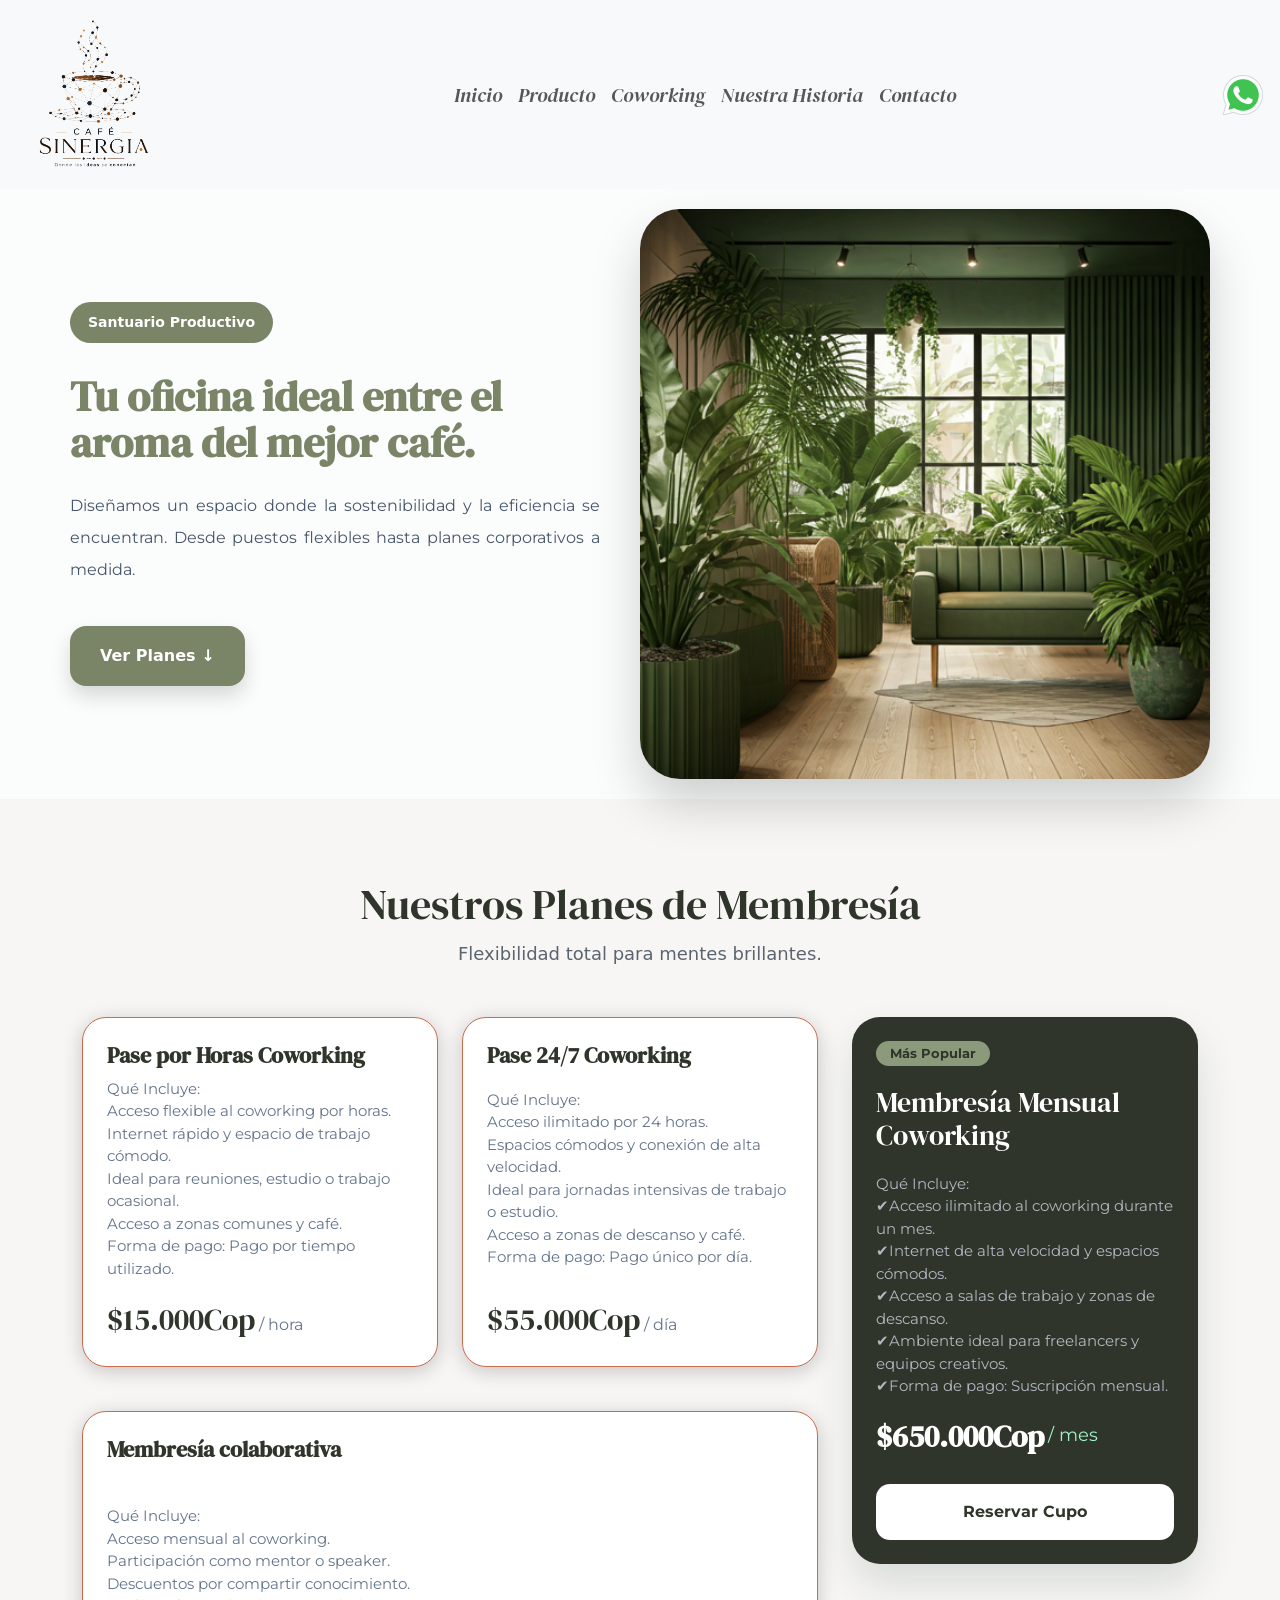
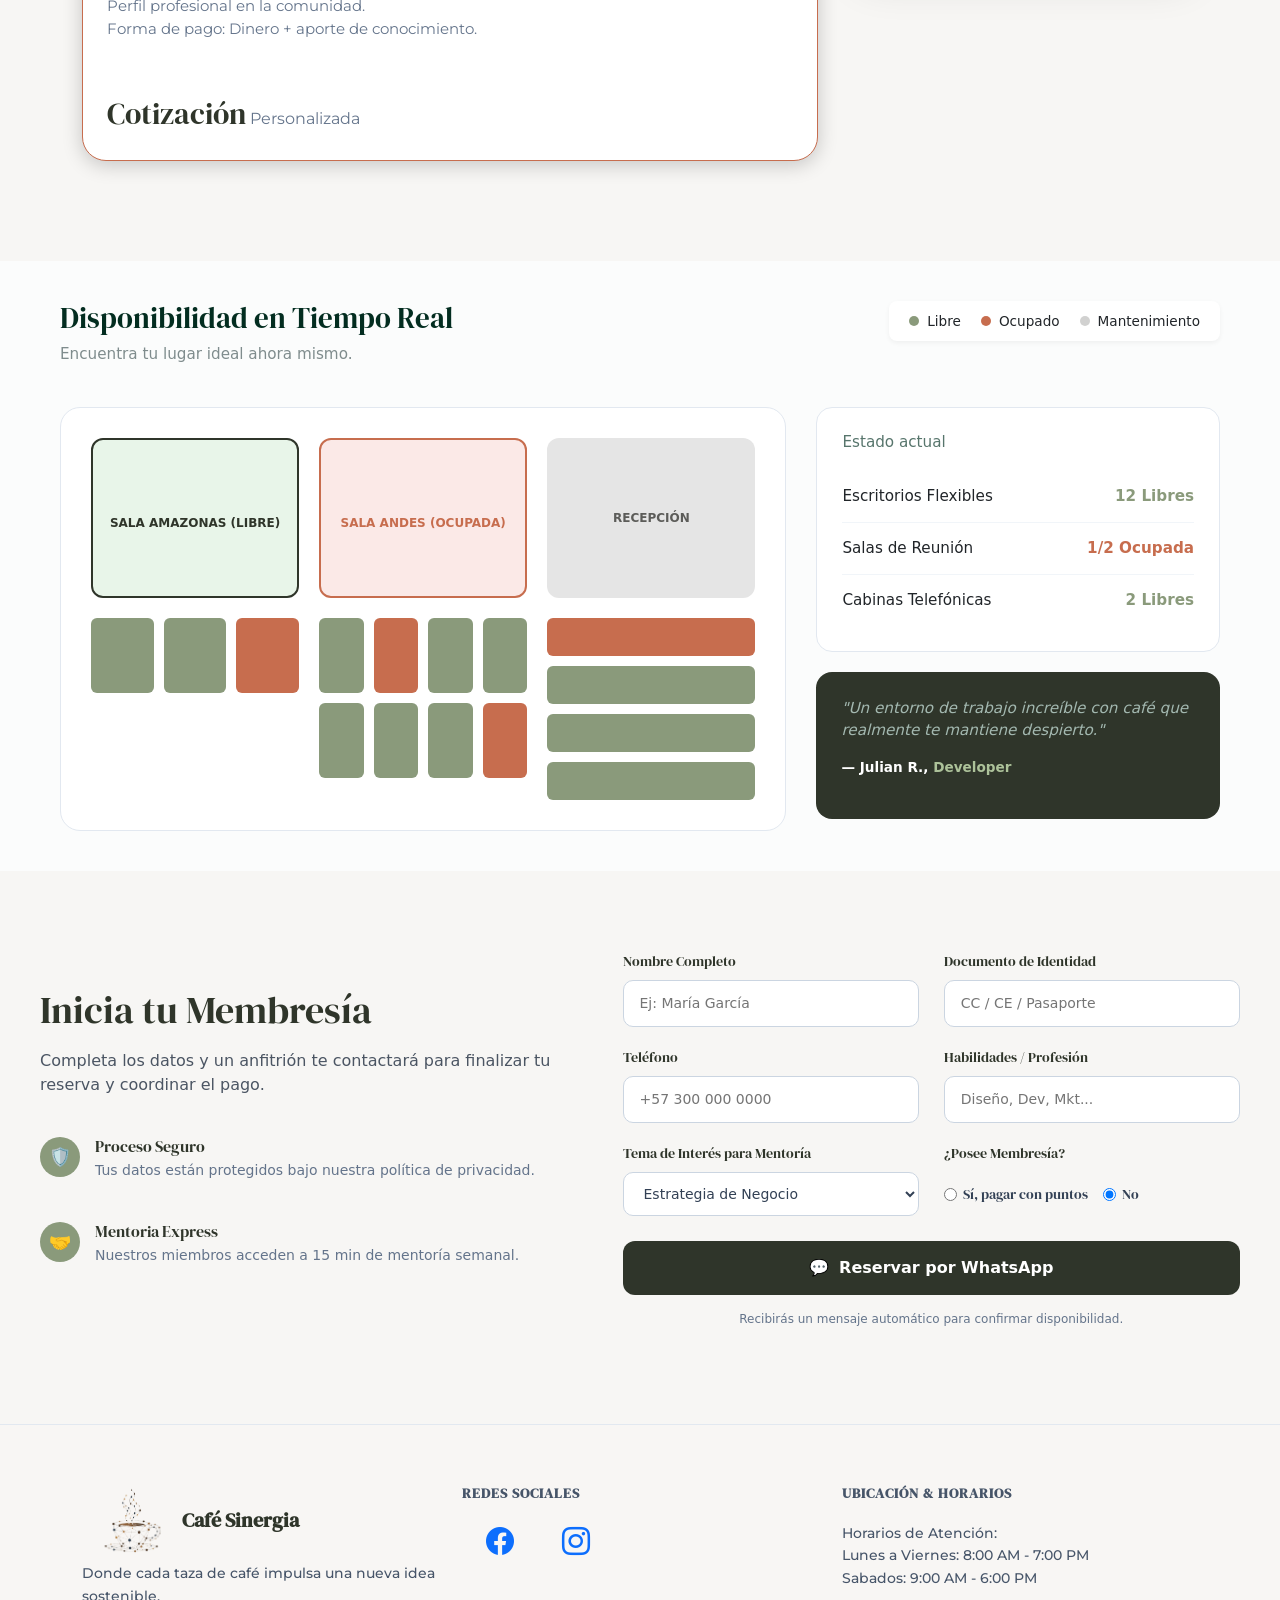
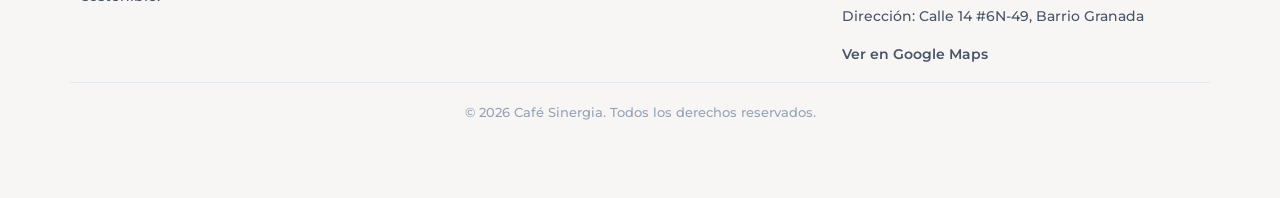
<file: cooworkig.html>
<!DOCTYPE html>
<html lang="en">

<head>
    <meta charset="UTF-8">
    <meta name="viewport" content="width=device-width, initial-scale=1.0">
    <title>Café Sinergia</title>
    <link href="https://cdn.jsdelivr.net/npm/bootstrap@5.3.8/dist/css/bootstrap.min.css" rel="stylesheet" integrity="sha384-sRIl4kxILFvY47J16cr9ZwB07vP4J8+LH7qKQnuqkuIAvNWLzeN8tE5YBujZqJLB" crossorigin="anonymous">
    <link rel="stylesheet" href="https://cdn.jsdelivr.net/npm/bootstrap-icons@1.11.0/font/bootstrap-icons.css">
    <link rel="preconnect" href="https://fonts.googleapis.com">
    <link rel="preconnect" href="https://fonts.gstatic.com" crossorigin>
    <link href="https://fonts.googleapis.com/css2?family=DM+Serif+Display:ital@0;1&display=swap" rel="stylesheet">
    <link href="https://fonts.googleapis.com/css2?family=Montserrat:ital,wght@0,100..900;1,100..900&display=swap" rel="stylesheet">
    <link rel="stylesheet" href="css/estilos.css">
    <link rel="shortcut icon" href="imagenes/solologo-removebg-preview.png" type="image/x-icon">
</head>

<body>
   <header>
      <nav class="navbar navbar-expand-lg bg-body-tertiary">
        <div class="container-fluid">
            <a class="navbar-brand logo align-items-center" href="index.html">
                <img class="w-100 img-fluid me-2" src="./imagenes/LogoSinergia.png" alt="Bootstrap" 
                width="20" height="20">
            </a>
            <button class="navbar-toggler" type="button" data-bs-toggle="collapse" data-bs-target="#navbarSupportedContent" aria-controls="navbarSupportedContent" aria-expanded="false" aria-label="Toggle navigation">
                <span class="navbar-toggler-icon"></span>
            </button>
          <div class="collapse navbar-collapse" id="navbarSupportedContent">
            <ul class="navbar-nav me-auto mb-2 mb-lg-0 mx-auto">
              <li class="nav-item">
                <a class="nav-link" href="index.html">Inicio</a>
              </li>
              <li class="nav-item">
                <a class="nav-link" href="productos.html">Producto</a>
              </li>
              <li class="nav-item">
                <a class="nav-link" href="cooworkig.html">Coworking</a>
              </li>
              <li class="nav-item">
                <a class="nav-link" href="historia.html">Nuestra Historia</a>
              </li>
              <li class="nav-item">
                <a class="nav-link" href="contacto.html">Contacto</a>
              </li>
            </ul>
            <button type="button" onclick="enviarAWhatsApp()" class="btn btn-icono d-flex"></button>
          </div>
        </div>
      </nav>
    </header>

    <!------ banner de coworking ------>

    <section>
        <div class="container">
            <div class="row align-items-center">
                <div class="col-12 col-md-6 his banner">
                     <span class="tag">Santuario Productivo</span>

                    <h1 class="fw-bold">Tu oficina ideal entre el aroma del mejor café.</h1>
                    <p>
                        Diseñamos un espacio donde la sostenibilidad y la eficiencia se encuentran.
                        Desde puestos flexibles hasta planes corporativos a medida.                    
                    </p>
                    <button onclick="document.getElementById('planes').scrollIntoView({ behavior: 'smooth' })">Ver Planes ↓</button>
                </div>
                <div class="col-10 col-md-6 d-flex imghistoria">
                    <img src="imagenes/unnamed.png" alt="" class="img-fluid object-fit-cover w-100 h-100">
                </div>
            </div>
        </div>
    </section>

    <!------ planes o membresía ------>
<section class="seccion-planes" id="planes">
    <div class="container">
        <div class="titulo-planes">
            <h2>Nuestros Planes de Membresía</h2>
            <p>Flexibilidad total para mentes brillantes.</p>
        </div>
        <div class="row justify-content-center g-4">
            <div class="col-md-8">
                <div class="row g-4">
                    <div class="col col-12 col-md-12 col-lg-6">
                          <div class="plan-card p-4">
                                <h3>Pase por Horas Coworking</h3>
                                <p>
                                    Qué Incluye:
                                    <br>
                                    Acceso flexible al coworking por horas.
                                    <br>
                                    Internet rápido y espacio de trabajo cómodo.
                                    <br>
                                    Ideal para reuniones, estudio o trabajo ocasional.
                                    <br>
                                    Acceso a zonas comunes y café.
                                    <br>
                                    Forma de pago: Pago por tiempo utilizado.
                                </p>
                                <div class="precio">
                                    $15.000Cop <span>/ hora</span>
                                </div>
                          </div>
                    </div>
                     <div class="col col-12 col-md-12 col-lg-6">
                        <div class="plan-card p-4">
                            <h3>Pase 24/7 Coworking</h3>
                            <p>
                                Qué Incluye:
                                <br>
                                Acceso ilimitado por 24 horas.
                                <br>
                                Espacios cómodos y conexión de alta velocidad.
                                <br>
                                Ideal para jornadas intensivas de trabajo o estudio.
                                <br>
                                Acceso a zonas de descanso y café.
                                <br>
                                Forma de pago: Pago único por día.
                            </p>
                            <div class="precio">
                                $55.000Cop <span>/ día</span>
                            </div>         
                        </div>
                    </div>
                    <div class="col col-12 col-md-12 col-lg-12">
                        <div class="plan-card p-4">
                            <h3> Membresía colaborativa</h3>
                            <p>
                                Qué Incluye:
                                <br>
                                Acceso mensual al coworking.
                                <br>
                                Participación como mentor o speaker.
                                <br>
                                Descuentos por compartir conocimiento.
                                <br>
                                Perfil profesional en la comunidad.
                                <br>
                                Forma de pago: Dinero + aporte de conocimiento.
                            </p>
                            <div class="precio">
                               Cotización<span>Personalizada</span>
                            </div>
                        </div>
                    </div>
                </div>
            </div>
            <div class="col col-12 col-lg-4 col-md-12">
                <div class="plan-premium p-4">
                    <span class="badge">Más Popular</span>
                    <h3>Membresía Mensual Coworking</h3>
                    <p>
                        Qué Incluye:
                        <br>
                        ✔Acceso ilimitado al coworking durante un mes.
                        <br>
                        ✔Internet de alta velocidad y espacios cómodos.
                        <br>
                        ✔Acceso a salas de trabajo y zonas de descanso.
                        <br>
                        ✔Ambiente ideal para freelancers y equipos creativos.
                        <br>
                        ✔Forma de pago: Suscripción mensual.
                    </p>
                
                <div>
                <div class="precio-premium">
                    $650.000Cop <span>/ mes</span>
                </div>
                <button class="btn-plan" onclick="enviarAWhatsApp()">
                    Reservar Cupo
                </button>
                </div>
            </div>
        </div>
    </div>
</section>


    <div class="dashboard-container">

        <header class="header">
            <div class="header-left">
                <h1>Disponibilidad en Tiempo Real</h1>
                <p>Encuentra tu lugar ideal ahora mismo.</p>
            </div>
            <div class="legend">
                <div class="legend-item"><span class="dot libre"></span> Libre</div>
                <div class="legend-item"><span class="dot ocupado"></span> Ocupado</div>
                <div class="legend-item"><span class="dot mantenimiento"></span> Mantenimiento</div>
            </div>
        </header>

        <main class="main-content">

            <section class="map-card">
                <div class="map-grid">

                    <div class="room sala-amazonas libre">
                        <span class="material-symbols-outlined"></span>
                        <span class="room-title">SALA AMAZONAS (LIBRE)</span>
                    </div>

                    <div class="room sala-andes ocupado">
                        <span class="material-symbols-outlined"></span>
                        <span class="room-title">SALA ANDES (OCUPADA)</span>
                    </div>

                    <div class="room recepcion mantenimiento">
                        <span class="room-title grey-text">RECEPCIÓN</span>
                    </div>

                    <div class="desk-group layout-left">
                        <div class="desk libre"></div>
                        <div class="desk libre"></div>
                        <div class="desk ocupado"></div>
                    </div>

                    <div class="desk-group layout-center">
                        <div class="desk libre"></div>
                        <div class="desk ocupado"></div>
                        <div class="desk libre"></div>
                        <div class="desk libre"></div>
                        <div class="desk libre"></div>
                        <div class="desk libre"></div>
                        <div class="desk libre"></div>
                        <div class="desk ocupado"></div>
                    </div>

                    <div class="cabins-group">
                        <div class="cabin ocupado"></div>
                        <div class="cabin libre"></div>
                        <div class="cabin libre"></div>
                        <div class="cabin libre"></div>
                    </div>

                </div>
            </section>

            <aside class="sidebar">
                <div class="status-card">
                    <h3>Estado actual</h3>
                    <div class="status-item">
                        <span>Escritorios Flexibles</span>
                        <span class="qty green-text">12 Libres</span>
                    </div>
                    <div class="status-item">
                        <span>Salas de Reunión</span>
                        <span class="qty red-text">1/2 Ocupada</span>
                    </div>
                    <div class="status-item">
                        <span>Cabinas Telefónicas</span>
                        <span class="qty green-text">2 Libres</span>
                    </div>
                </div>

                <div class="testimonial-card">
                    <p class="quote">"Un entorno de trabajo increíble con café que realmente te mantiene despierto."</p>
                    <p class="author">— Julian R., <span class="role">Developer</span></p>
                </div>
            </aside>

        </main>
    </div>


    <section class="seccion-registro">
        <div class="registro-container">

            <div class="registro-info">
                <h2>Inicia tu Membresía</h2>
                <p class="subt-registro">Completa los datos y un anfitrión te contactará para finalizar tu reserva y
                    coordinar el pago.</p>

                <div class="beneficio-item">
                    <div class="beneficio-icono">🛡️</div>
                    <div>
                        <h4>Proceso Seguro</h4>
                        <p>Tus datos están protegidos bajo nuestra política de privacidad.</p>
                    </div>
                </div>

                <div class="beneficio-item">
                    <div class="beneficio-icono">🤝</div>
                    <div>
                        <h4>Mentoria Express</h4>
                        <p>Nuestros miembros acceden a 15 min de mentoría semanal.</p>
                    </div>
                </div>
            </div>


            <form class="registro-form" id="formularioReserva">
    <div class="form-grid">
        <div class="form-group">
            <label>Nombre Completo</label>
            <input type="text" name="nombre" placeholder="Ej: María García" required>
        </div>

        <div class="form-group">
            <label>Documento de Identidad</label>
            <input type="text" name="documento" placeholder="CC / CE / Pasaporte" required>
        </div>

        <div class="form-group">
            <label>Teléfono</label>
            <input type="tel" name="telefono" placeholder="+57 300 000 0000" required>
        </div>

        <div class="form-group">
            <label>Habilidades / Profesión</label>
            <input type="text" name="profesion" placeholder="Diseño, Dev, Mkt...">
        </div>

        <div class="form-group">
            <label>Tema de Interés para Mentoría</label>
            <select name="mentoria">
                <option>Estrategia de Negocio</option>
                <option>Desarrollo Web / Técnico</option>
                <option>Marketing y Ventas</option>
            </select>
        </div>

        <div class="form-group">
            <label>¿Posee Membresía?</label>

            <div class="radio-group">
                <label>
                    <input type="radio" name="membresia" value="si">
                    Sí, pagar con puntos
                </label>

                <label>
                    <input type="radio" name="membresia" value="no" checked>
                    No
                </label>
            </div>
        </div>
    </div>

    <button type="submit" class="btn-whatsapp">
        <span class="icon-ws">💬</span> Reservar por WhatsApp
    </button>

    <p class="form-nota">
        Recibirás un mensaje automático para confirmar disponibilidad.
    </p>
</form>     

        </div>
    </section>
 
   <footer class="main-footer">
    <div class="footer-container container">
        <div class="row">  

            <div class="col-lg-4 footer-col">
                <div class="d-flex align-items-center mb-2">
                <img src="imagenes/solologo-removebg-preview.png" alt="" class="footlogo m2" >
                <h3 class="m-0">Café Sinergia</h3>
                </div>
                <p>Donde cada taza de café impulsa una nueva idea sostenible.</p>
            </div>
            
        
            <div class="col-lg-4 footer-col">
                <h4>REDES SOCIALES</h4>
                <div class="d-flex">
                    <a href="https://m.facebook.com/" target="_blank" rel="noopener noreferrer"><i class="bi bi-facebook m-4 fs-3"></i></a>
                    <a href="https://www.instagram.com/" target="_blank" rel="noopener noreferrer"><i class="bi bi-instagram m-4 fs-3"></i></a>
                </div>
            </div>

            
            <div class="col-lg-4 footer-col">

                <h4>UBICACIÓN & HORARIOS</h4>               
                <p>Horarios de Atención: <br> Lunes a Viernes: 8:00 AM - 7:00 PM <br> Sabados: 9:00 AM - 6:00 PM</p>
                <p>Dirección: Calle 14 #6N-49, Barrio Granada</p>
                
                <p><a href="https://maps.app.goo.gl/3j8rbwux1upGRh9n6" class="map-link" target="_blank" rel="noopener noreferrer">Ver en Google Maps</a></p>
            </div>
               
    
            <div class="col-lg-12 footer-bottom text-center">
                <p>&copy; 2026 Café Sinergia. Todos los derechos reservados.</p>
            </div>
        </div>
    </div>
</footer>
<script src="https://cdn.jsdelivr.net/npm/bootstrap@5.3.8/dist/js/bootstrap.bundle.min.js" integrity="sha384-FKyoEForCGlyvwx9Hj09JcYn3nv7wiPVlz7YYwJrWVcXK/BmnVDxM+D2scQbITxI" crossorigin="anonymous"></script>
<script src="js/script.js" charset="utf-8"></script>
<script src="js/control.js"></script>
</body>
</file>
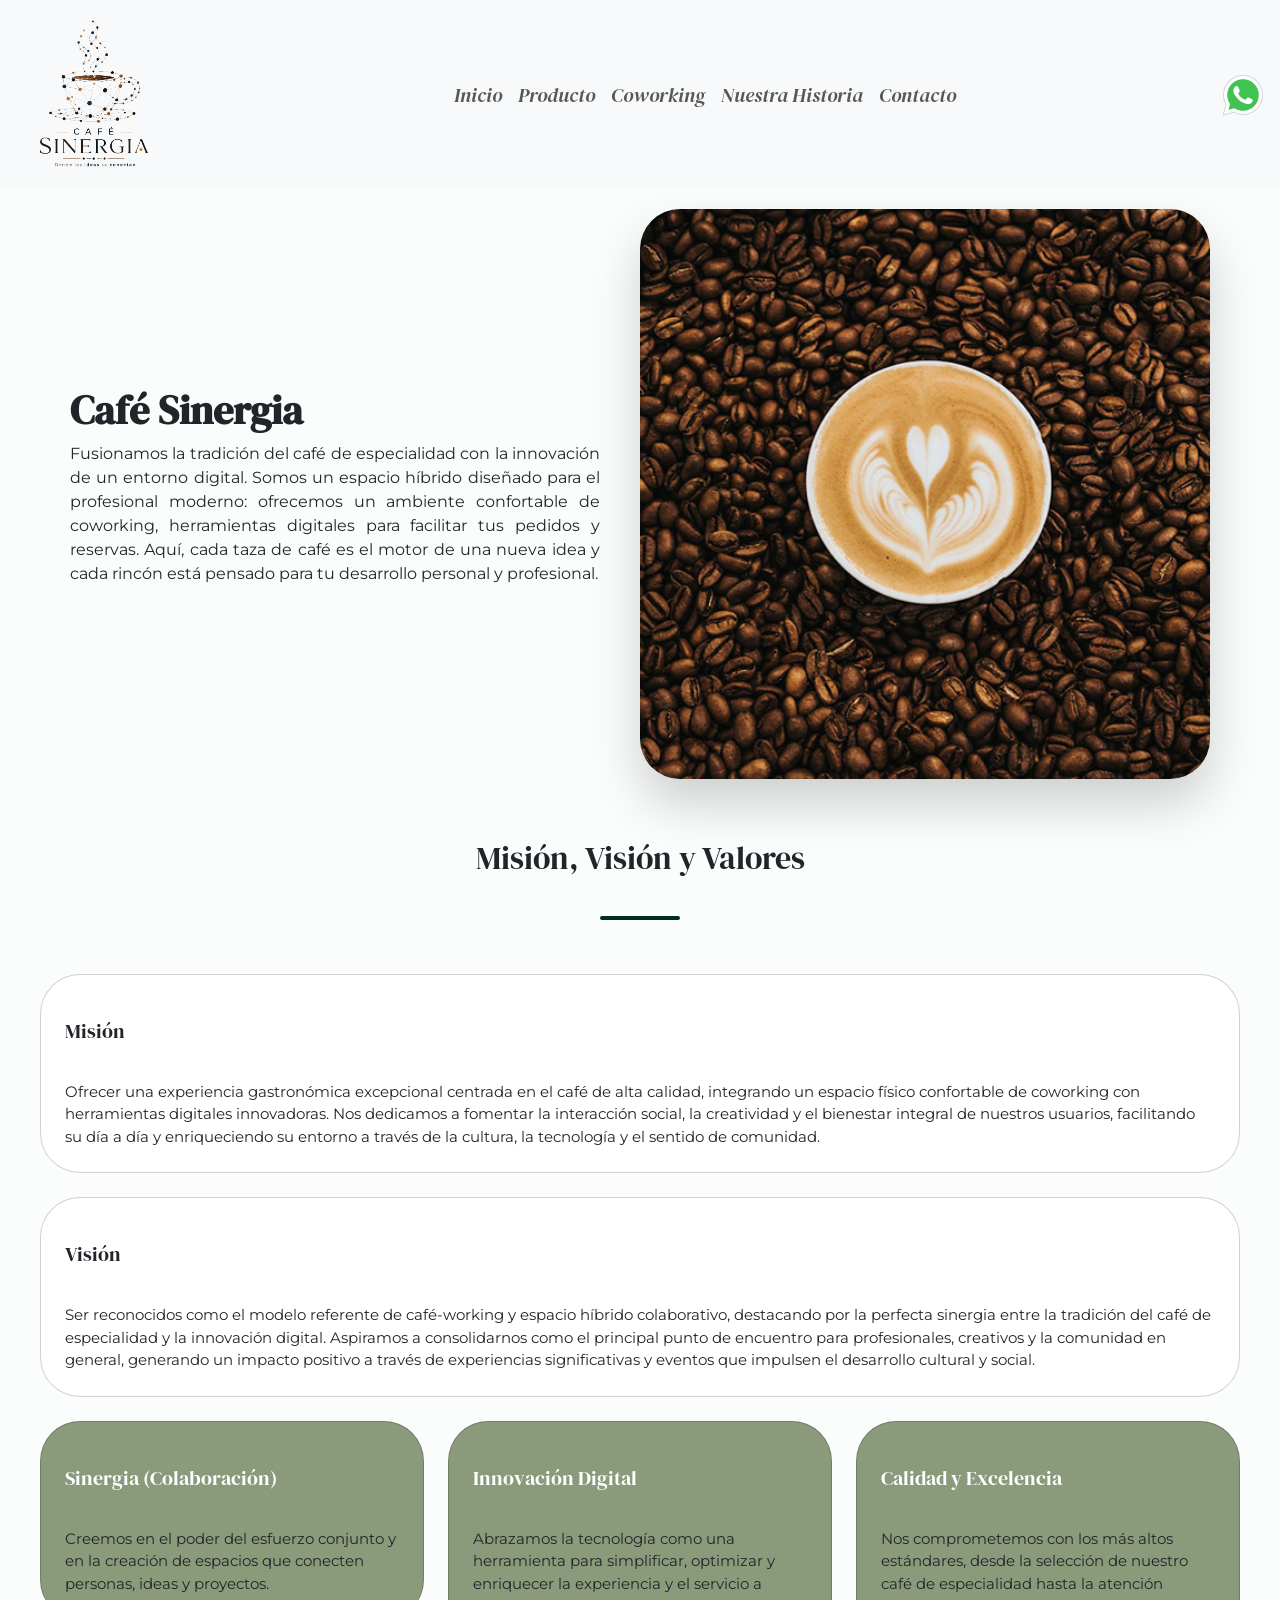
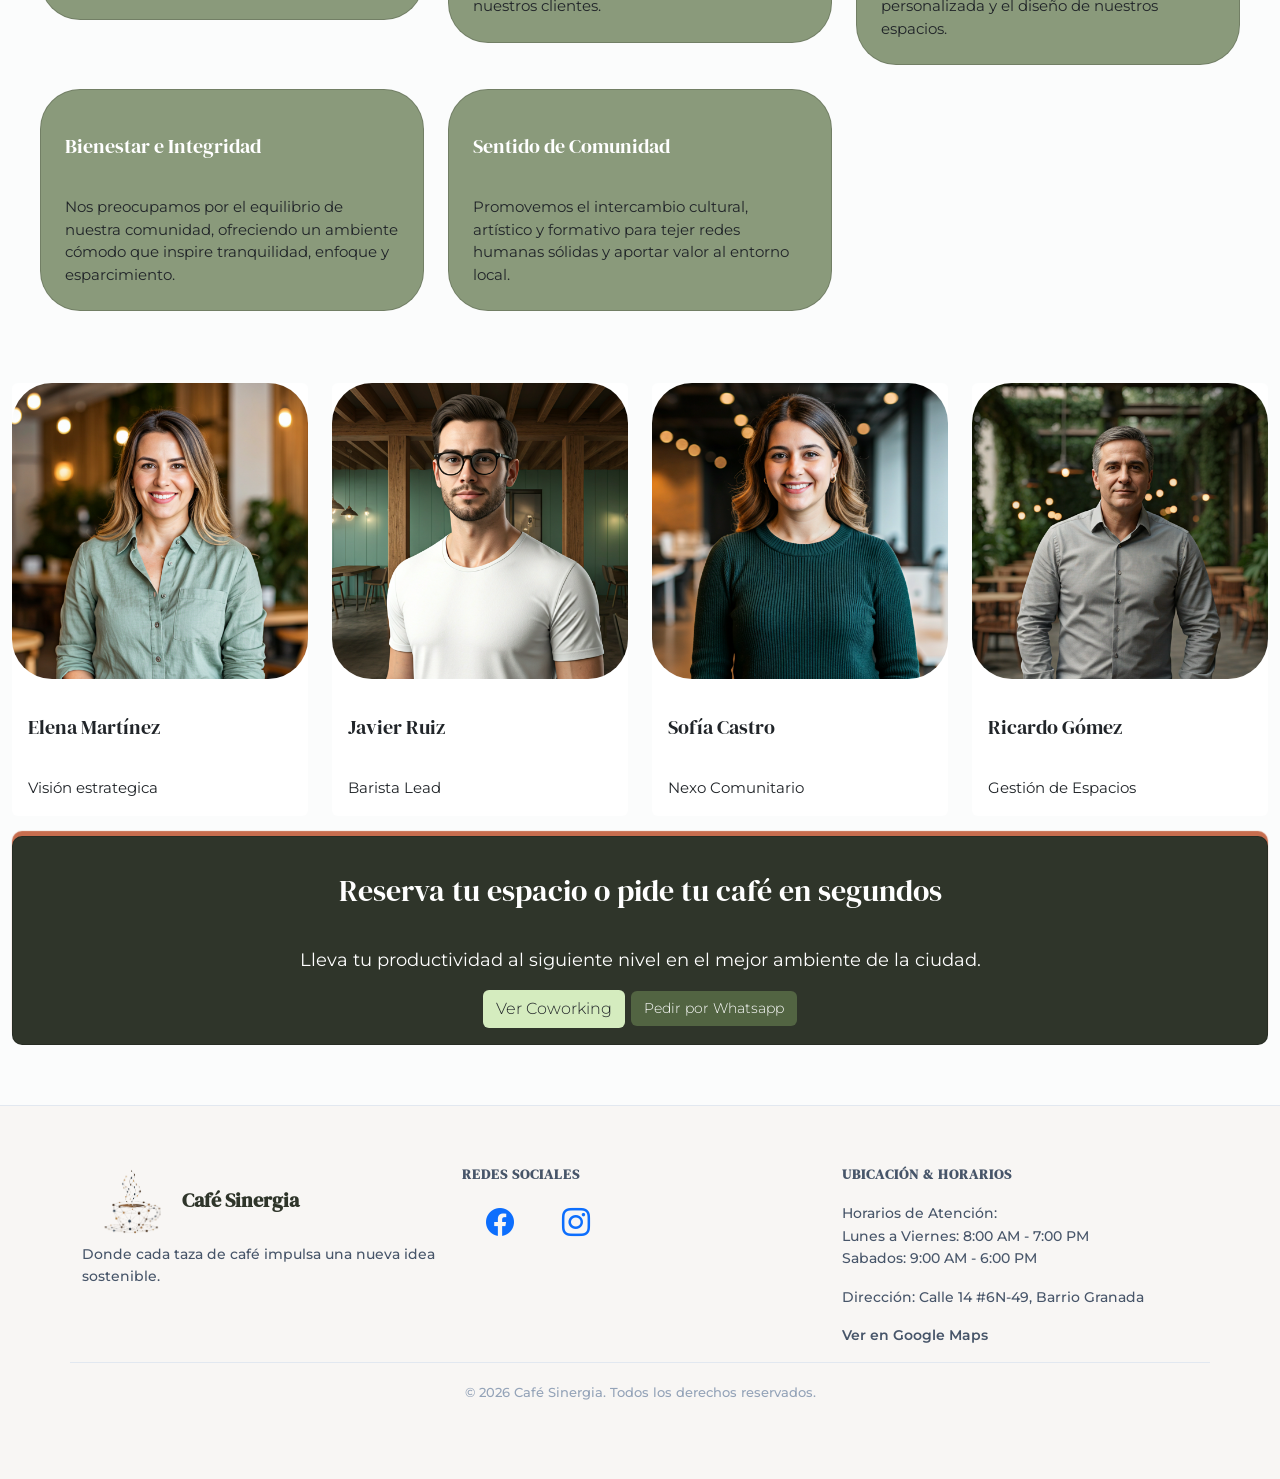
<file: historia.html>
<!DOCTYPE html>
<html lang="en">
<head>
    <meta charset="UTF-8">
    <meta name="viewport" content="width=device-width, initial-scale=1.0">
    <title>Café Sinergia</title>
    <link href="https://cdn.jsdelivr.net/npm/bootstrap@5.3.8/dist/css/bootstrap.min.css" rel="stylesheet" integrity="sha384-sRIl4kxILFvY47J16cr9ZwB07vP4J8+LH7qKQnuqkuIAvNWLzeN8tE5YBujZqJLB" crossorigin="anonymous">
    <link rel="stylesheet" href="https://cdn.jsdelivr.net/npm/bootstrap-icons@1.11.0/font/bootstrap-icons.css">
    <link rel="preconnect" href="https://fonts.googleapis.com">
    <link rel="preconnect" href="https://fonts.gstatic.com" crossorigin>
    <link href="https://fonts.googleapis.com/css2?family=DM+Serif+Display:ital@0;1&display=swap" rel="stylesheet">
    <link href="https://fonts.googleapis.com/css2?family=Montserrat:ital,wght@0,100..900;1,100..900&display=swap" rel="stylesheet">
    <link rel="stylesheet" href="css/estilos.css">
    <link rel="shortcut icon" href="imagenes/solologo-removebg-preview.png" type="image/x-icon">
</head>
<body>
    <header>
      <nav class="navbar navbar-expand-lg bg-body-tertiary">
        <div class="container-fluid">
            <a class="navbar-brand logo align-items-center" href="index.html">
                <img class="w-100 img-fluid me-2" src="./imagenes/LogoSinergia.png" alt="Bootstrap" 
                width="20" height="20">
            </a>
            <button class="navbar-toggler" type="button" data-bs-toggle="collapse" data-bs-target="#navbarSupportedContent" aria-controls="navbarSupportedContent" aria-expanded="false" aria-label="Toggle navigation">
                <span class="navbar-toggler-icon"></span>
            </button>
          <div class="collapse navbar-collapse" id="navbarSupportedContent">
            <ul class="navbar-nav me-auto mb-2 mb-lg-0 mx-auto">
              <li class="nav-item">
                <a class="nav-link" href="index.html">Inicio</a>
              </li>
              <li class="nav-item">
                <a class="nav-link" href="productos.html">Producto</a>
              </li>
              <li class="nav-item">
                <a class="nav-link" href="cooworkig.html">Coworking</a>
              </li>
              <li class="nav-item">
                <a class="nav-link" href="historia.html">Nuestra Historia</a>
              </li>
              <li class="nav-item">
                <a class="nav-link" href="contacto.html">Contacto</a>
              </li>
            </ul>
            <button type="button" onclick="enviarAWhatsApp()" class="btn btn-icono d-flex"></button>
          </div>
        </div>
      </nav>
    </header>
<!--Secccion historia-->

      <section>
        <div class="container">
            <div class="row align-items-center">
                <div class="col-12 col-md-6 his">
                    <h1 class="fw-bold">Café Sinergia</h1>
                    <p>
                      Fusionamos la tradición del café de especialidad con la innovación de un entorno digital. Somos un espacio híbrido diseñado para el profesional moderno: ofrecemos un ambiente confortable de coworking, herramientas digitales para facilitar tus pedidos y reservas. Aquí, cada taza de café es el motor de una nueva idea y cada rincón está pensado para tu desarrollo personal y profesional.
                    </p>
                </div>
                <div class="col-10 col-md-6 d-flex imghistoria">
                    <img src="imagenes/Cafe.jpg" alt="" class="img-fluid object-fit-cover w-100 h-100">
                </div>
            </div>
        </div>
    </section>
<!--mision,vision-->
<section>
        <div class="container-fluid secci_servis">
            <div class="row g-4 mvi">
                 <h2>Misión, Visión y Valores</h2>
                    <div class="d-flex justify-content-center">
                         <hr class="mx-0 border-drak opacity-100" style="width: 80px;">
                    </div>
                <div class="col-12 col-md-12">
                    <div class="card h-100" >
                    <div class="card-body d-flex flex-column justify-content-center p-4">
                        <h5 class="card-title">Misión</h5>
                        <p class="card-text">Ofrecer una experiencia gastronómica excepcional centrada en el café de alta calidad, integrando un espacio físico confortable de coworking con herramientas digitales innovadoras. Nos dedicamos a fomentar la interacción social, la creatividad y el bienestar integral de nuestros usuarios, facilitando su día a día y enriqueciendo su entorno a través de la cultura, la tecnología y el sentido de comunidad.</p>
                    </div>
                    </div>
                </div>
                <div class="col-12 col-md-12">
                    <div class="card h-100">
                    <div class="card-body d-flex flex-column justify-content-center p-4">
                        <h5 class="card-title">Visión</h5>
                        <p class="card-text">Ser reconocidos como el modelo referente de café-working y espacio híbrido colaborativo, destacando por la perfecta sinergia entre la tradición del café de especialidad y la innovación digital. Aspiramos a consolidarnos como el principal punto de encuentro para profesionales, creativos y la comunidad en general, generando un impacto positivo a través de experiencias significativas y eventos que impulsen el desarrollo cultural y social.</p>
                    </div>
                    </div>
                </div>
                <div class="col-12 col-md-4">
                    <div class="card car2">
                    <div class="card-body d-flex flex-column justify-content-center p-4">
                        <h5 class="card-titleb">​Sinergia (Colaboración)</h5>
                        <p class="card-text">Creemos en el poder del esfuerzo conjunto y en la creación de espacios que conecten personas, ideas y proyectos.</p>                    
                    </div>
                    </div>
                </div>
                <div class="col-12 col-md-4">
                    <div class="card car2">
                    <div class="card-body d-flex flex-column justify-content-center p-4">
                        <h5 class="card-titleb">Innovación Digital</h5>
                        <p class="card-text">Abrazamos la tecnología como una herramienta para simplificar, optimizar y enriquecer la experiencia y el servicio a nuestros clientes.</p>                      
                    </div>
                    </div>
                </div>
                <div class="col-12 col-md-4">
                    <div class="card car2">
                    <div class="card-body d-flex flex-column justify-content-center p-4">
                        <h5 class="card-titleb">​Calidad y Excelencia</h5>
                        <p class="card-text">Nos comprometemos con los más altos estándares, desde la selección de nuestro café de especialidad hasta la atención personalizada y el diseño de nuestros espacios.</p>                       
                    </div>
                    </div>
                </div>
                <div class="col-12 col-md-4">
                    <div class="card car2">
                    <div class="card-body d-flex flex-column justify-content-center p-4">
                        <h5 class="card-titleb">​Bienestar e Integridad</h5>
                        <p class="card-text">Nos preocupamos por el equilibrio de nuestra comunidad, ofreciendo un ambiente cómodo que inspire tranquilidad, enfoque y esparcimiento.</p>
                    </div>
                    </div>
                </div>
                 <div class="col-12 col-md-4">
                    <div class="card car2">
                    <div class="card-body d-flex flex-column justify-content-center p-4">
                        <h5 class="card-titleb">​Sentido de Comunidad</h5>
                        <p class="card-text">Promovemos el intercambio cultural, artístico y formativo para tejer redes humanas sólidas y aportar valor al entorno local.</p>
                    </div>
                    </div>
                </div>
            </div>
         </div>
</section>
<!--trabajadores-->
<section>
    <div class="container-fluid">
        <div class="row g-4">
            <h1></h1>
            <div class="col-12 col-lg-3">
                <div class="card traba">
                <div class="cont-img">
                <img src="imagenes/foto1.png" class="card-img-top" alt="...">
                </div>
                <div class="card-body">
                    <h5 class="card-title">Elena Martínez</h5>
                    <p class="card-text">Visión estrategica</p>
                </div>
                </div>

            </div>
            <div class="col-12 col-lg-3">
                <div class="card traba">
                <div class="cont-img">
                <img src="imagenes/foto2.png" class="card-img-top" alt="...">
                </div>
                <div class="card-body">
                    <h5 class="card-title">Javier Ruiz</h5>
                    <p class="card-text">Barista Lead</p>
                </div>
                </div>
            </div>
            <div class="col-12 col-lg-3">
                <div class="card traba">
                <div class="cont-img">
                <img src="imagenes/foto3.png" class="card-img-top" alt="...">
                </div>
                <div class="card-body">
                    <h5 class="card-title">Sofía Castro</h5>
                    <p class="card-text">Nexo Comunitario</p>
                </div>
                </div>
            </div>
            <div class="col-12 col-lg-3">
                <div class="card traba">
                <div class="cont-img">
                <img src="imagenes/foto4.png" class="card-img-top" alt="...">
                </div>
                    <div class="card-body">
                        <h5 class="card-title">Ricardo Gómez</h5>
                        <p class="card-text">Gestión de Espacios</p>
                    </div>
                </div>
            </div>
        </div>
    </div>
</section>
<!--reserva-->
<section class="secci-reserva">
    <div class="container-fluid">
         <div class="row g-4">
            <div class="col-12">
                <div class="card text-center card-reserva">
                    <div class="card-body">
                        <h5 class="card-title">Reserva tu espacio o pide tu café en segundos</h5>
                        <p class="card-text">Lleva tu productividad al siguiente nivel en el mejor ambiente de la ciudad.</p>
                          <a href="cooworkig.html#planes" class="btn btn-suc1">Ver Coworking</a>
                        <a href="javascript:void(0)" onclick="enviarAWhatsApp()"class="btn btn-suc2">Pedir por Whatsapp</a>
                    </div>
                </div>
            </div>
        </div>
    </div>
</div>
</section>
<!--pie-->
</section>

   <footer class="main-footer">
    <div class="footer-container container">
        <div class="row">  

            <div class="col-lg-4 footer-col">
                <div class="d-flex align-items-center mb-2">
                <img src="imagenes/solologo-removebg-preview.png" alt="" class="footlogo m2" >
                <h3 class="m-0">Café Sinergia</h3>
                </div>
                <p>Donde cada taza de café impulsa una nueva idea sostenible.</p>
            </div>
            
        
            <div class="col-lg-4 footer-col">
                <h4>REDES SOCIALES</h4>
                <div class="d-flex">
                    <a href="https://m.facebook.com/" target="_blank" rel="noopener noreferrer"><i class="bi bi-facebook m-4 fs-3"></i></a>
                    <a href="https://www.instagram.com/" target="_blank" rel="noopener noreferrer"><i class="bi bi-instagram m-4 fs-3"></i></a>
                </div>
            </div>

            
            <div class="col-lg-4 footer-col">

                <h4>UBICACIÓN & HORARIOS</h4>               
                <p>Horarios de Atención: <br> Lunes a Viernes: 8:00 AM - 7:00 PM <br> Sabados: 9:00 AM - 6:00 PM</p>
                <p>Dirección: Calle 14 #6N-49, Barrio Granada</p>
                
                <p><a href="https://maps.app.goo.gl/3j8rbwux1upGRh9n6" class="map-link" target="_blank" rel="noopener noreferrer">Ver en Google Maps</a></p>
            </div>
               
    
            <div class="col-lg-12 footer-bottom text-center">
                <p>&copy; 2026 Café Sinergia. Todos los derechos reservados.</p>
            </div>
        </div>
    </div>
</footer>

<script src="https://cdn.jsdelivr.net/npm/bootstrap@5.3.8/dist/js/bootstrap.bundle.min.js" integrity="sha384-FKyoEForCGlyvwx9Hj09JcYn3nv7wiPVlz7YYwJrWVcXK/BmnVDxM+D2scQbITxI" crossorigin="anonymous"></script>
<script src="js/control.js"></script> 
</body>
</html>
</file>
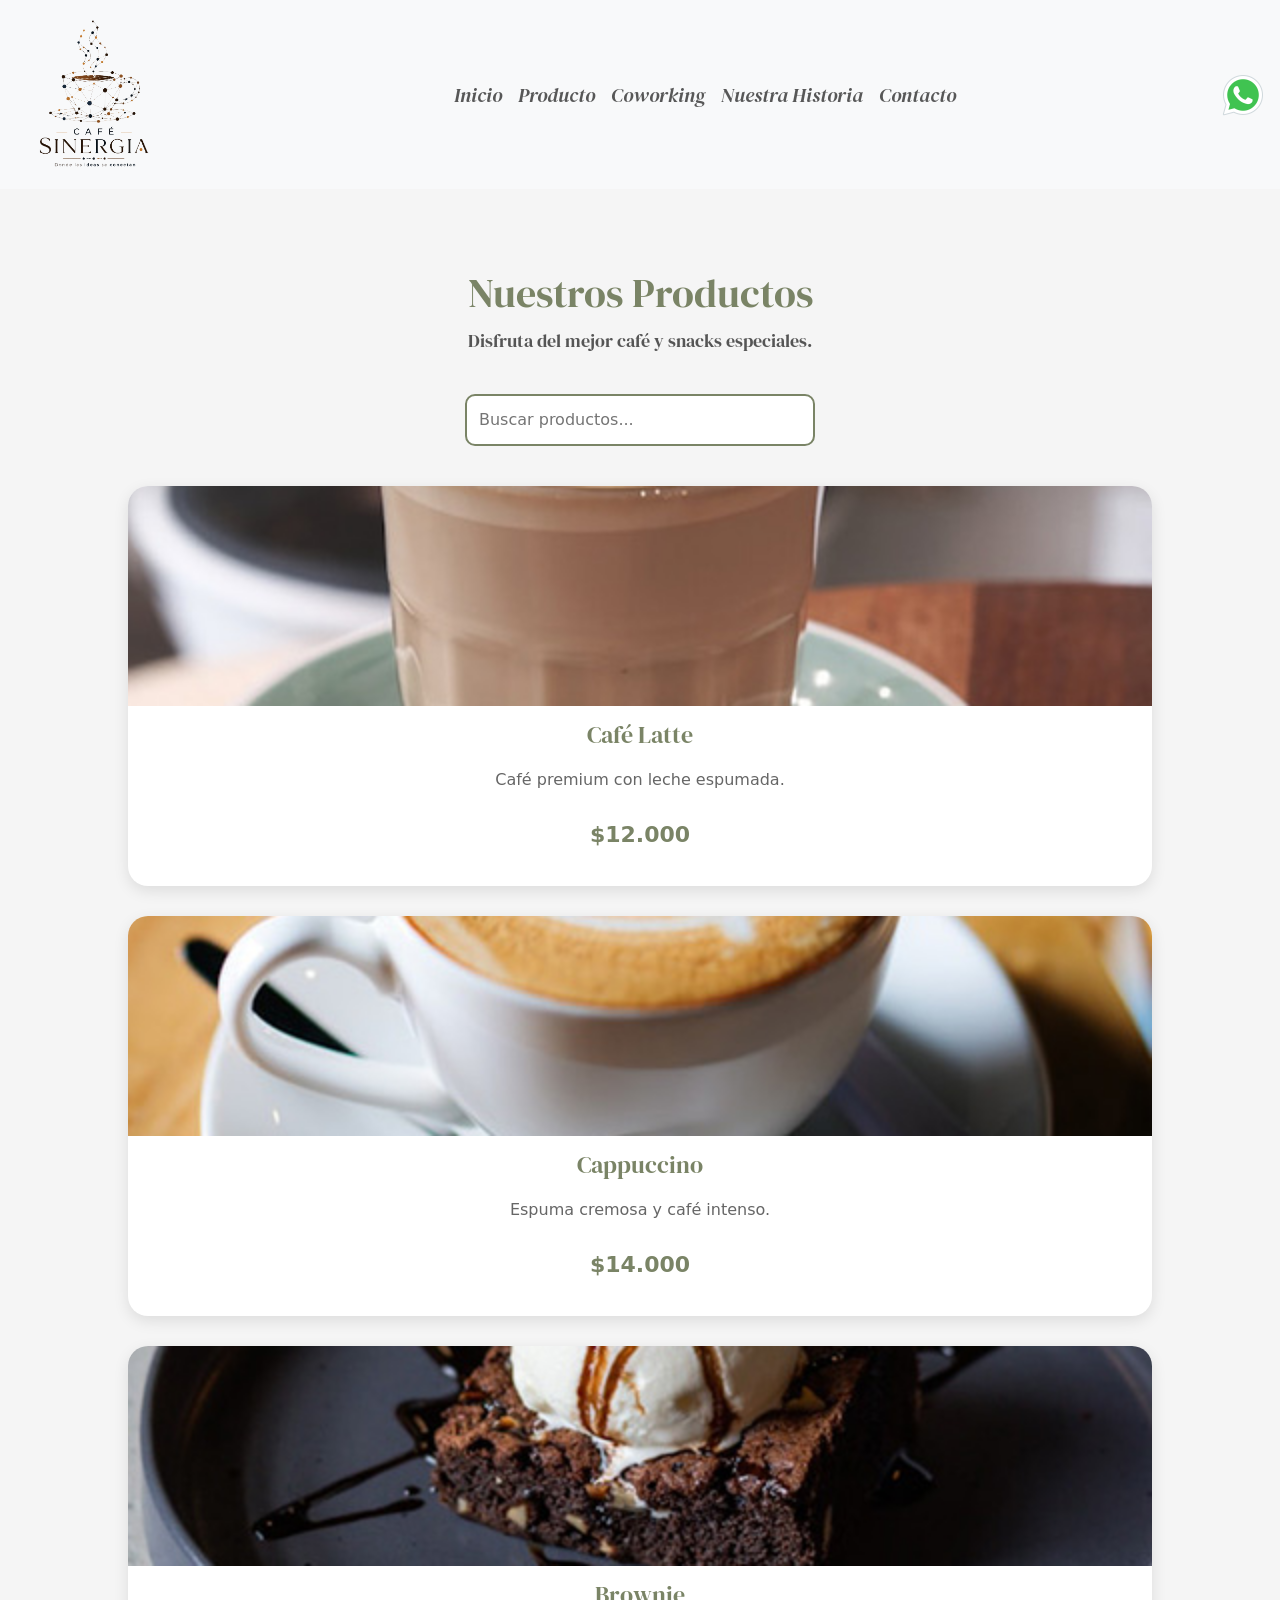
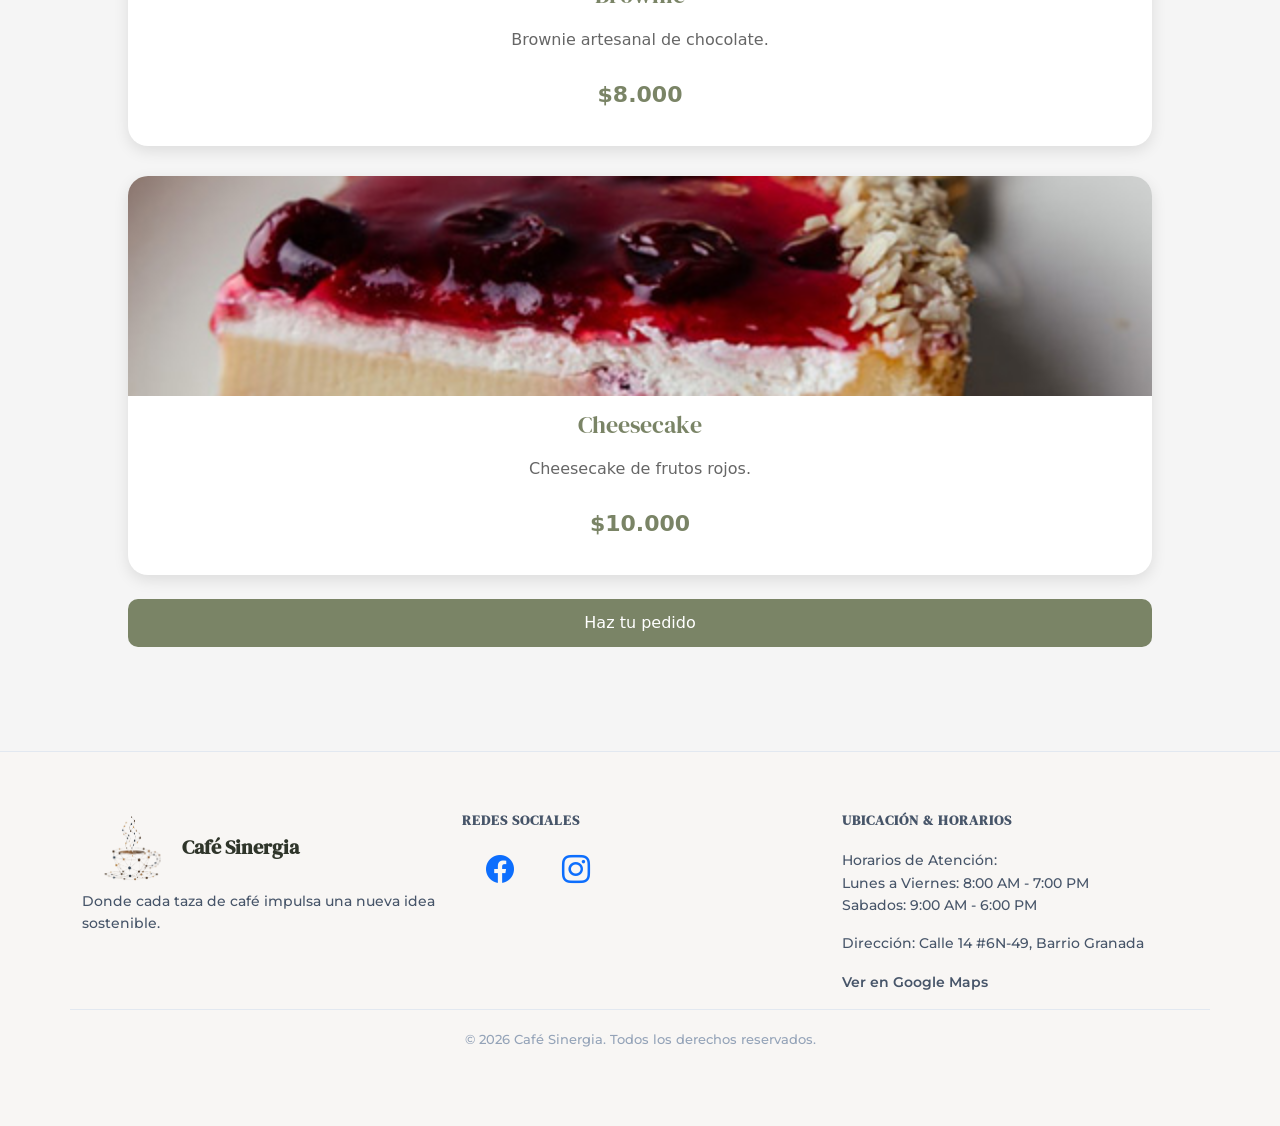
<file: productos.html>
<!DOCTYPE html>
<html lang="en">

<head>
    <meta charset="UTF-8">
    <meta name="viewport" content="width=device-width, initial-scale=1.0">
    <title>Café Sinergia</title>
    <link href="https://cdn.jsdelivr.net/npm/bootstrap@5.3.8/dist/css/bootstrap.min.css" rel="stylesheet" integrity="sha384-sRIl4kxILFvY47J16cr9ZwB07vP4J8+LH7qKQnuqkuIAvNWLzeN8tE5YBujZqJLB" crossorigin="anonymous">
    <link rel="stylesheet" href="https://cdn.jsdelivr.net/npm/bootstrap-icons@1.11.0/font/bootstrap-icons.css">
    <link rel="preconnect" href="https://fonts.googleapis.com">
    <link rel="preconnect" href="https://fonts.gstatic.com" crossorigin>
    <link href="https://fonts.googleapis.com/css2?family=DM+Serif+Display:ital@0;1&display=swap" rel="stylesheet">
    <link href="https://fonts.googleapis.com/css2?family=Montserrat:ital,wght@0,100..900;1,100..900&display=swap" rel="stylesheet">
    <link rel="stylesheet" href="css/estilos.css">
    <link rel="shortcut icon" href="imagenes/solologo-removebg-preview.png" type="image/x-icon">
</head>

<body>
  <header>
      <nav class="navbar navbar-expand-lg bg-body-tertiary">
        <div class="container-fluid">
            <a class="navbar-brand logo align-items-center" href="index.html">
                <img class="w-100 img-fluid me-2" src="./imagenes/LogoSinergia.png" alt="Bootstrap" 
                width="20" height="20">
            </a>
            <button class="navbar-toggler" type="button" data-bs-toggle="collapse" data-bs-target="#navbarSupportedContent" aria-controls="navbarSupportedContent" aria-expanded="false" aria-label="Toggle navigation">
                <span class="navbar-toggler-icon"></span>
            </button>
          <div class="collapse navbar-collapse" id="navbarSupportedContent">
            <ul class="navbar-nav me-auto mb-2 mb-lg-0 mx-auto">
              <li class="nav-item">
                <a class="nav-link" href="index.html">Inicio</a>
              </li>
              <li class="nav-item">
                <a class="nav-link" href="productos.html">Producto</a>
              </li>
              <li class="nav-item">
                <a class="nav-link" href="cooworkig.html">Coworking</a>
              </li>
              <li class="nav-item">
                <a class="nav-link" href="historia.html">Nuestra Historia</a>
              </li>
              <li class="nav-item">
                <a class="nav-link" href="contacto.html">Contacto</a>
              </li>
            </ul>
            <button type="button" onclick="enviarAWhatsApp()" class="btn btn-icono d-flex"></button>
          </div>
        </div>
      </nav>
    </header>

   
    <section class="productos" id="productos">

        <div class="titulo-productos">
            <h2>Nuestros Productos</h2>
            <p>Disfruta del mejor café y snacks especiales.</p>
        </div>

        <div class="buscador">
            <input type="text" placeholder="Buscar productos..." id="buscador">
        </div>

        <div class="contenedor-productos justify-content-center d-flex flex-column text-center">

            <div class="card-producto">
                <img src="imagenes/Latte.jpg" alt="Café Latte">

                <h3>Café Latte</h3>

                <p>Café premium con leche espumada.</p>

                <span>$12.000</span>

            </div>

            <div class="card-producto">
                <img src="imagenes/capuccino.jpg" alt="Cappuccino">

                <h3>Cappuccino</h3>

                <p>Espuma cremosa y café intenso.</p>

                <span>$14.000</span>

               
            </div>

            <div class="card-producto">
                <img src="imagenes/brownie.jpg" alt="Brownie">

                <h3>Brownie</h3>

                <p>Brownie artesanal de chocolate.</p>

                <span>$8.000</span>

              
            </div>

            <div class="card-producto">
                <img src="imagenes/Cheesecake.jpg" alt="Cheesecake">

                <h3>Cheesecake</h3>

                <p>Cheesecake de frutos rojos.</p>

                <span>$10.000</span>

            </div>
        </div>
        <button type="button" onclick="enviarAWhatsApp()" class="btn w-100 m-4 mx-auto d-block">Haz tu pedido</button>
    </section>

   <footer class="main-footer">
    <div class="footer-container container">
        <div class="row">  

            <div class="col-lg-4 footer-col">
                <div class="d-flex align-items-center mb-2">
                <img src="imagenes/solologo-removebg-preview.png" alt="" class="footlogo m2" >
                <h3 class="m-0">Café Sinergia</h3>
                </div>
                <p>Donde cada taza de café impulsa una nueva idea sostenible.</p>
            </div>
            
        
            <div class="col-lg-4 footer-col">
                <h4>REDES SOCIALES</h4>
                <div class="d-flex">
                    <a href="https://m.facebook.com/" target="_blank" rel="noopener noreferrer"><i class="bi bi-facebook m-4 fs-3"></i></a>
                    <a href="https://www.instagram.com/" target="_blank" rel="noopener noreferrer"><i class="bi bi-instagram m-4 fs-3"></i></a>
                </div>
            </div>

            
            <div class="col-lg-4 footer-col">

                <h4>UBICACIÓN & HORARIOS</h4>               
                <p>Horarios de Atención: <br> Lunes a Viernes: 8:00 AM - 7:00 PM <br> Sabados: 9:00 AM - 6:00 PM</p>
                <p>Dirección: Calle 14 #6N-49, Barrio Granada</p>
                
                <p><a href="https://maps.app.goo.gl/3j8rbwux1upGRh9n6" class="map-link" target="_blank" rel="noopener noreferrer">Ver en Google Maps</a></p>
            </div>
               
    
            <div class="col-lg-12 footer-bottom text-center">
                <p>&copy; 2026 Café Sinergia. Todos los derechos reservados.</p>
            </div>
        </div>
    </div>
</footer>
    <script src="https://cdn.jsdelivr.net/npm/bootstrap@5.3.8/dist/js/bootstrap.bundle.min.js" integrity="sha384-FKyoEForCGlyvwx9Hj09JcYn3nv7wiPVlz7YYwJrWVcXK/BmnVDxM+D2scQbITxI" crossorigin="anonymous"></script>
    <script src="js/control.js"></script>
</body>
</file>
<file: css/estilos.css>
* {
    margin: 0;
    padding: 0;
}

body{
    background: #f8f9fa6e;
}

.logo {
    width: 13%;
}
.logo span {
    font-size: 20px;

}

.nav-link {
  font-family: "DM Serif Display", serif;
  font-size: 20px;
  font-weight: 400;
  font-style: italic;
}

.nav-link:hover {
 color:#C76D4E;
 text-decoration: underline;
}
.btn-icono {
    display: inline-block;
    background-image: url(../imagenes/whatsapp-48.png);
    background-size: contain;
    background-repeat: no-repeat;
    background-position: center;
    width: 50px;
    height: 50px;
}

.carousel-item {
    height: 400px;
    opacity: 100%;
}
.carousel-item img {
    width: 100%;
    height: 100%;
    object-fit: cover;
}

.font-carru{
    text-align: left;
    align-items: center;
}

.font-carru h2{
    font-size: 50px;
     font-family: "DM Serif Display", serif;
     font-weight: 400;
     font-style: normal;
     text-shadow: 2px 2px 2px rgba(0, 0, 0, 0.8);
}

.font-carru p{
  font-size: 19px;
  font-family: "Montserrat", sans-serif;
  font-optical-sizing: auto;
  font-weight: 500;
  font-style: italic;
  text-shadow: 2px 2px 3px rgba(0, 0, 0, 1);
}

/*servicios*/

.secci_servis {
    padding: 40px;
}

.secci_servis div div h2 {
    text-align: center;
    font-family: "DM Serif Display", serif;
    font-weight: 400;
    font-style: normal;
}

hr {
    margin: 6px auto 30px auto;
    border: 2px solid;
    border-radius:50px;
    color: #032d20;
}

.card_img {
    background: #d5ecbf;
    border-radius: 50%;
    margin: 0 auto;
    align-items: center;
    justify-content: center;
    padding: 30px;
    width: 70px;
    height: 70px;
    display: flex;
}

.card_img img {
    width: 40px;
}

.card_servis {
    height: 250px;
    text-align: center;
    align-items: center;
    border-radius: 10px;
    box-shadow: 0 -5px 1px #C76D4E;
}


.card-text {
  font-size: 15px;
  font-family: "Montserrat", sans-serif;
  font-optical-sizing: auto;
  font-weight: 400;
}

/*caracteristicas*/

.secci-caract {
    padding: 40px;
    background: #F6F3F2;
}

.card_caract {
    height: 200px;
    margin: 0 0 20px 0;
    border-radius: 10px;
}

.card-body h5 {
    padding: 20px 0 30px 0;
}

.car1 {
    background: #2F352A;
    color: white;
    align-items: center;
}

.car2 {
    background: #8A9A7B;

}


.car4 {
    background: #D9CFB0;
}

/*reserva*/

.secci-reserva {
    padding: 0 0 40px 0;
}

.card-reserva {
    border-radius: 10px;
    background: #2F352A;
    color: white;
    margin: 20px auto;
    box-shadow: 0 -5px 1px #C76D4E;
}

.card-reserva div h5 {
    font-size: 30px;
    font-family: "DM Serif Display", serif;
    font-weight: 400;
    font-style: normal;
}

.card-reserva div p {
    font-size: 18px;
}

.btn-suc1 {
    background: #d5ecbf;
    font-family: "Montserrat", sans-serif;
    font-optical-sizing: auto;
    font-weight: 300;
}

.btn-suc2 {
    background: #526442;
    color: white;
    font-family: "Montserrat", sans-serif;
    font-optical-sizing: auto;
    font-weight: 300;
    font-size: 14px;
}

/*sugerencias*/

.secci-sugerencia {
    padding: 0 0 40px 0;
}

.suge-form {
    margin: 0 auto;
    background: white;
    padding: 50px;
    border-radius: 20px;
}

.suge-form label {
    margin: 0 0 30px 0;
}
.form-label{
  font-size: 13px;
  font-family: "Montserrat", sans-serif;
  font-optical-sizing: auto;
  font-weight: 500;
}
.sugere-titu {
    display: flex;
    align-items: center;
    font-family: "DM Serif Display", serif;
    font-weight: 400;
    font-style: normal;
}

.sugere-titu h5 {
    font-size: 25px;
    margin: 20px;
}

.sugere-titu img {
    width: 30px;
}

.tex-sugerencia {
    max-height: 500%;
    height: 200%;
    font-size: 13px;
    font-family: "Montserrat", sans-serif;
    font-optical-sizing: auto;
    font-weight: 400;
}

/*coworking*/

.hero{
    display: grid;
    grid-template-columns: 1fr 1fr;
    align-items: center;
    gap: 40px;
    min-height: 80vh;
    padding: 80px;
    max-width: 1400px;
    margin: auto;
     
}

.tag{
    display: inline-block;
    background: #7A8466;
    color: #ffffff;
    padding: 10px 18px;
    border-radius: 999px;
    font-size: 14px;
    font-weight: 600;
    margin-bottom: 30px;
}

.banner h1{
    font-size: 42px;
    line-height: 1.1;
    color: #7A8466;
    margin-bottom: 25px;
    font-weight: 800;
    font-family: "DM Serif Display", serif;
    font-style: normal;
    
}

.banner p{
    font-size: 20px;
    line-height: 2.0;
    color: #475569;
    margin-bottom: 40px;
}

.banner button{
    background: #7A8466;
    color: white;
    border: none;
    padding: 18px 30px;
    border-radius: 16px;
    font-size: 1rem;
    font-weight: 600;
    cursor: pointer;
    transition: 0.3s ease;
    box-shadow: 0 10px 20px rgba(0,0,0,0.15);
}

.banner button:hover{
    background: #7A8466;
    transform: translateY(-3px);
}

.imagen1{
    overflow: hidden;
    border-radius: 40px;
    box-shadow: 0 25px 50px rgba(0,0,0,0.18);
    width: 100%;
}

.imagen1 img{
    width: 100%;
    height: 500px;
    object-fit: cover;
    display: block;
    
}

@media(max-width: 900px){

    .hero{
        grid-template-columns: 1fr;
    }


    .banner h1{
        font-size: 15px;
    }



    .hero{
        width: 100%;
        display: flex;
        flex-direction: column;
    }

   .imagen1{
      background: #032d20;
        width: 100%;
        display: flex;
        margin: 0;
        padding: 0;
   }

    .imagen1 img{
        margin: 0;
    }
}

.btn-icono {
    display: inline-block;
    background-image: url(../imagenes/whatsapp-48.png);
    background-size: contain;
    background-repeat: no-repeat;
    background-position: center;
    width: 50px;
    height: 50px;

}

/*  SECCIÓN PLANES  */

.seccion-planes {
    padding: 80px 40px;
    background: #f7f6f4;
    width: 100%;
}

.titulo-planes {
    text-align: center;
    margin-bottom: 50px;
}

.titulo-planes h2 {
    font-size: 42px;
    color: #2F352A;
    margin-bottom: 10px;
    font-weight: 800;
    font-family: "DM Serif Display", serif;
    font-weight: 400;
    font-style: normal;
}

.titulo-planes p {
    color: #5b6570;
    font-size: 18px;
}


.plan-card {
    background: #ffffff;
    border: 1px solid #C76D4E;
    padding: 30px;
    margin-bottom: 20px;
    border-radius: 24px;
    box-shadow: 0 4px 20px rgba(0, 0, 0, 0.199);
    display: flex;
    flex-direction: column;
    justify-content: space-between;
    min-height: 350px; /* Asegura un tamaño base sin colapsar */
    transition: transform 0.3s ease;
}

.plan-card:hover {
    transform: translateY(-5px);
}

.plan-card h3 {
    font-size: 22px;
    color: #2F352A;
    margin-bottom: 8px;
    font-weight: 700;
    font-family: "DM Serif Display", serif;
    font-style: normal;
}

.plan-card p {
    color: #64748b;
    font-size: 15px;
    line-height: 1.5;
    margin-bottom: 15px;
    font-family: "Montserrat", sans-serif;
    font-optical-sizing: auto;
    font-weight: 400;
    font-style: normal;
}



/* Ajustes de precios */
.precio { 
    font-size: 30px;
    font-weight: 800;
    color: #2F352A;
    display: flex;
    align-items: flex-end;
    gap: 4px;
    font-family: "DM Serif Display", serif;
    font-weight: 400;
    font-style: normal;
}

.precio p{
    font-size: 30px;
    color: #2F352A;
}

.precio span {
    font-size: 16px;
    font-weight: 400;
    color: #64748b;
    margin-bottom: 5px;
    font-family: "Montserrat", sans-serif;
    font-optical-sizing: auto;
    font-style: normal;
}

/* TARJETA DESTACADA  */
.plan-premium{
    padding: 0 5px 0 10px;
    margin: 0 0 0 10px;
    background: #2F352A;
    color: white;
    border-radius: 28px;
    display: flex;
    flex-direction: column;
    justify-content: space-between;
    font-family: "Montserrat", sans-serif;
    font-optical-sizing: auto;
    font-weight: 400;
    font-style: normal;
    box-shadow: 0 20px 40px rgba(1, 45, 29, 0.12);
    
}

.badge {
    background: #8A9A7B;
    color:#2F352A;
    padding: 6px 14px;
    border-radius: 999px;
    font-weight: 700;
    font-size: 13px;
    align-self: flex-start;
    margin-bottom: 20px;
}

.plan-premium h3 {
    font-size: 28px;
    margin-bottom: 20px;
    color: white;
    font-family: "DM Serif Display", serif;
    font-weight: 400;
    font-style: normal;
}

.plan-premium p{
    color: #b0b8c2;
    font-family: "Montserrat", sans-serif;
    font-optical-sizing: auto;
    font-weight: 400;
    font-style: normal;
    font-size: 15px;
}

.precio-premium {
    font-size: 30px;
    font-weight: 800;
    display: flex;
    align-items: flex-end;
    gap: 4px;
    margin-bottom: 25px;
    font-family: "DM Serif Display", serif;
    font-style: normal;
}

.precio-premium span {
    font-size: 18px;
    font-weight: 400;
    color: #a0f4c8;
    margin-bottom: 10px;
    font-family: "Montserrat", sans-serif;
    font-optical-sizing: auto;
    font-style: normal;
}

.btn-plan {
    width: 100%;
    padding: 16px;
    border: none;
    border-radius: 14px;
    background: white;
    color:  #2F352A;
    font-size: 16px;
    font-weight: 700;
    cursor: pointer;
    font-family: "Montserrat", sans-serif;
    font-optical-sizing: auto;
    font-style: normal;
    transition: background 0.2s, transform 0.2s;
}

.btn-plan:hover {
    background: #8A9A7B;
    transform: scale(1.01);
}


@media(max-width: 480px){
    .precio-premium{
         font-size: 1.8em;
         line-height: 0.7;
    }

    .precio{
        display: flex;
        flex-direction: column;
        align-items: flex-start;
        font-size: 1.8em;
        line-height: 0.7;
    }

}

/* MAPA Y ZONA DE DISPONBIBILIDAD  */
.dashboard-container {
    width: 100%;
    max-width: 1200px;
    margin: 40px auto;
    padding: 0 20px;   
    box-sizing: border-box;
}

.header {
    display: flex;
    justify-content: space-between;
    align-items: flex-start;
    margin-bottom: 25px;
    flex-wrap: wrap;
    gap: 15px;
}

.header-left h1 {
    font-size: 1.8rem;
    font-weight: 700;
    color: #032d20;
    font-family: "DM Serif Display", serif;
    font-weight: 400;
    font-style: normal;
}

.header-left p {
    color: #7f8c8d;
    font-size: 0.95rem;
}

.legend {
    display: flex;
    background-color: #ffffff;
    padding: 10px 20px;
    border-radius: 8px;
    box-shadow: 0 2px 5px rgba(0,0,0,0.05);
    gap: 20px;
}

.legend-item {
    display: flex;
    align-items: center;
    font-size: 0.85rem;
    font-weight: 500;
}

.dot {
    width: 10px;
    height: 10px;
    border-radius: 50%;
    margin-right: 8px;
}

.dot.libre { background-color: #8A9A7B}
.dot.ocupado { background-color: #C76D4E }
.dot.mantenimiento { background-color: #d1d1d0}

.main-content {
    display: grid;
    grid-template-columns: 1.8fr 1fr;
    gap: 30px;
    justify-content: center;
}

@media (max-width: 960px) {
    .main-content {
        grid-template-columns: 1fr;
    }
}

/* PLANO / MAPA */
.map-card {
    background-color: #ffffff;
    border-radius: 20px;
    padding: 30px;
    border: 1px solid #e2e8f0;
}

.map-grid {
    display: grid;
    grid-template-columns: repeat(3, 1fr);
    gap: 20px;
}

.room {
    border-radius: 12px;
    height: 160px;
    display: flex;
    flex-direction: column;
    justify-content: center; 
    align-items: center;     
    text-align: center;
    padding: 15px;
    font-weight: 600;
    font-size: 0.75rem;
    box-sizing: border-box;
}

.room .material-symbols-outlined {
    font-size: 36px;
    margin-bottom: 10px;
}

.room.libre {
    background-color: #e8f5e9;
    border: 2px solid #2F352A;
    color:#2F352A;
}

.room.ocupado {
    background-color: #fbe9e7;
    border: 2px solid #C76D4E;
    color:#C76D4E;
}

.room.mantenimiento {
    background-color: #e5e5e5;
    border: none;
    color:#5c5c59;
}

.desk-group {
    display: grid;
    gap: 10px;
    align-content: start;
}

.layout-left {
    grid-template-columns: repeat(3, 1fr);
}

.layout-center {
    grid-template-columns: repeat(4, 1fr);
}

.desk {
    height: 75px;
    border-radius: 6px;
}

.desk.libre { background-color: #8A9A7B}
.desk.ocupado { background-color: #C76D4E }


.cabins-group {
    display: flex;
    flex-direction: column;
    gap: 10px;
}

.cabin {
    height: 38px;
    border-radius: 6px;
}
.cabin.libre { background-color: #8A9A7B }
.cabin.ocupado { background-color:#C76D4E }

/* SIDEBAR */
.sidebar {
    display: flex;
    flex-direction: column;
    gap: 20px;
}

.status-card {
    background-color: #ffffff;
    border-radius: 16px;
    padding: 25px;
    border: 1px solid #e2e8f0;
}

.status-card h3 {
    font-size: 0.95rem;
    color: #57756c;
    margin-bottom: 20px;
    font-weight: 500;
}

.status-item {
    display: flex;
    justify-content: space-between;
    align-items: center;
    padding: 14px 0;
    border-bottom: 1px solid #f1f5f9;
    font-size: 0.95rem;
    font-weight: 500;
}

.status-item:last-child {
    border-bottom: none;
}

.qty { font-weight: 600; }
.green-text { color:#8A9A7B}
.red-text { color: #C76D4E }

.testimonial-card {
    background-color: #2F352A;
    color: #ffffff;
    border-radius: 16px;
    padding: 25px;
}

.testimonial-card .quote {
    font-style: italic;
    font-size: 0.95rem;
    line-height: 1.5;
    color: #a3b8b0;
    margin-bottom: 15px;
}

.testimonial-card .author {
    font-size: 0.85rem;
    font-weight: 600;
}

.testimonial-card .role {
    color: #adc29a;
}


/* SECCIÓN INICIA TU MEMBRESÍA */

.seccion-registro {
    padding: 80px 40px;
    background-color: #f7f6f4;
    width: 100%;
}

.registro-container {
    display: grid;
    grid-template-columns: 1.1fr 1.3fr;
    gap: 60px;
    max-width: 1200px;
    margin: 0 auto;
    align-items: center;
}

.registro-info h2 {
    font-size: 38px;
    color: #2F352A;
    font-weight: 800;
    margin-bottom: 15px;
    font-family: "DM Serif Display", serif;
    font-weight: 400;
    font-style: normal;
}

.subt-registro {
    font-size: 16px;
    color: #4b5563;
    line-height: 1.5;
    margin-bottom: 40px;
}

.beneficio-item {
    display: flex;
    gap: 15px;
    margin-bottom: 25px;
    align-items: flex-start;
}

.beneficio-icono {
    background: #8A9A7B;
    padding: 10px;
    border-radius: 50%;
    font-size: 18px;
    display: flex;
    align-items: center;
    justify-content: center;
    width: 40px;
    height: 40px;
}

.beneficio-item h4 {
    color: #2F352A;
    font-size: 16px;
    font-weight: 700;
    margin-bottom: 4px;
    font-family: "DM Serif Display", serif;
    font-weight: 400;
    font-style: normal;
}

.beneficio-item p {
    color: #64748b;
    font-size: 14px;
}

/* Este es el la sesion del formulario */
.registro-form-box {
    background: white;
    padding: 40px;
    border-radius: 28px;
    box-shadow: 0 10px 30px rgba(0, 0, 0, 0.185);
}

.form-grid {
    display: grid;
    grid-template-columns: 1fr 1fr; /* Dos columnas internas */
    gap: 20px 25px;
    margin-bottom: 25px;
}

.form-group {
    display: flex;
    flex-direction: column;
    gap: 8px;
}

.form-group label {
    font-size: 14px;
    font-weight: 600;
    color: #2F352A;
    font-family: "DM Serif Display", serif;
    font-weight: 400;
    font-style: normal;
}

.form-group input, 
.form-group select {
    padding: 12px 16px;
    border: 1px solid #cbd5e1;
    border-radius: 10px;
    font-size: 14px;
    color: #334155;
    background-color: #ffffff;
    outline: none;
    transition: border-color 0.2s;
}

.form-group input:focus, 
.form-group select:focus {
    border-color: #2F352A
}

/* Opciones Radio */
.radio-group {
    display: flex;
    align-items: center;
    gap: 15px;
    height: 100%; /* Lo alinea verticalmente con la etiqueta */
}

.radio-group label {
    font-weight: 500;
    font-size: 14px;
    color: #334155;
    display: flex;
    align-items: center;
    gap: 6px;
    cursor: pointer;
}

/* Botón Verde WhatsApp */
.btn-whatsapp {
    width: 100%;
    background: #2F352A; /* Verde institucional oscuro */
    color: white;
    border: none;
    padding: 15px;
    border-radius: 12px;
    font-size: 16px;
    font-weight: 600;
    cursor: pointer;
    display: flex;
    align-items: center;
    justify-content: center;
    gap: 10px;
    transition: background 0.2s;
}

.btn-whatsapp:hover {
    background: #6c7a60;
}

.form-nota {
    text-align: center;
    font-size: 12px;
    color: #64748b;
    margin-top: 15px;
}

/*footer*/

.main-footer {
    background-color: #f8f6f4;
    padding: 60px 40px 20px 40px;
    border-top: 1px solid #e2e8f0;
}

.footer-container {
    gap: 50px;
    margin: 0 auto 40px auto;
}

.footer-col h3 {
    font-size: 20px;
    color: #2F352A;
    margin-bottom: 15px;
    font-family: "DM Serif Display", serif;
    font-weight: 700;
    font-style: normal;
}

.footer-col h4 {
    font-size: 14px;
    color: #475569;
    letter-spacing: 1px;
    margin-bottom: 20px;
    font-weight: 700;
    font-family: "DM Serif Display", serif;
    font-style: normal;
}

.footer-col p {
    color: #475569;
    font-size: 14px;
    line-height: 1.6;
    font-family: "Montserrat", sans-serif;
    font-optical-sizing: auto;
  font-weight: 500;
}


.map-link {
    color: #475569;
    font-weight: 600;
    text-decoration: none;
    font-size: 14px;
}

.footlogo{
    width: 100px;
}

.footer-bottom {
    max-width: 1200px;
    margin: 0 auto;
    padding-top: 20px;
    border-top: 1px solid #e2e8f0;
    text-align: center;
}

.footer-bottom p {
    font-size: 13px;
    color: #94a3b8;
    font-family: "Montserrat", sans-serif;
    font-optical-sizing: auto;
    font-weight: 500;
}

@media (max-width: 960px) {
    .registro-container {
        grid-template-columns: 1fr; /* Se apilan en móvil/tablet */
        gap: 40px;
    }
    .footer-container {
        grid-template-columns: 1fr;
        gap: 30px;
    }
}

@media (max-width: 600px) {
    .form-grid {
        grid-template-columns: 1fr; /* Formulario a una columna en pantallas muy chicas */
    }
}

/*Nuestra historia*/

.his{
    padding: 0 40px 0 0;
}

.his p{
    text-align: justify;
    font-family: "Montserrat", sans-serif;
    font-optical-sizing: auto;
    font-weight: 400;
    font-style: normal;
    font-size: 16px;
}

.mvi h2{
  font-family: "DM Serif Display", serif;
  font-weight: 400;
  font-style: normal;
  text-align: center;
}

.fw-bold{
  font-family: "DM Serif Display", serif;
  font-weight: 400;
  font-style: normal;
}

.card-title{
  font-family: "DM Serif Display", serif;
  font-weight: 400;
  font-style: normal;
}

.card-titleb{
  font-family: "DM Serif Display", serif;
  font-weight: 400;
  font-style: normal;
  color: #ffff;
}

.imghistoria{
    overflow: hidden;
    border-radius: 40px;
    box-shadow: 0 25px 50px rgba(0,0,0,0.18);
    padding: 0;
    margin: 20px auto;
} 

.mvi div{
    border-radius: 40px;
}

.traba{
     border: none;
}

.cont-img{
    border-radius: 40px;
    overflow: hidden;
    position: relative;
}

.cont-img img{
    object-fit: cover;
    transition: transform .3s;
    display: block;
}

.cont-img img:hover{
    transform: scale(1.2);
}

@media(max-width: 900px){

    .his{
    margin-top: 20px;
    padding: 20px;
    }

    .imghistoria{
        justify-content: center;
        margin: 0 auto;
    }
}

/*Productos*/

.productos {
    padding: 80px 10%;
    background: #f5f5f5;
}

.titulo-productos {
    text-align: center;
    margin-bottom: 40px;
    font-family: "DM Serif Display", serif;
    font-weight: 400;
    font-style: normal;
}

.titulo-productos h2 {
    font-size: 40px;
    color: #7A8466;
    margin-bottom: 10px;
}

.titulo-productos p {
    color: #555;
    font-size: 18px;
}

.buscador {
    display: flex;
    justify-content: center;
    margin-bottom: 40px;
}

.buscador input {
    width: 350px;
    padding: 12px;
    border: 2px solid #7A8466;
    border-radius: 10px;
    outline: none;
    font-size: 16px;
}

.contenedor-productos {
    display: grid;
    grid-template-columns: repeat(auto-fit, minmax(250px, 1fr));
    gap: 30px;
}

.card-producto {
    background: white;
    border-radius: 20px;
    overflow: hidden;
    box-shadow: 0 5px 15px rgba(0,0,0,0.1);
    transition: 0.3s;
    text-align: center;
    padding-bottom: 20px;
}

.card-producto:hover {
    transform: translateY(-10px);
}

.card-producto img {
    width: 100%;
    height: 220px;
    object-fit: cover;
}

.card-producto h3 {
    margin-top: 15px;
    color: #7A8466;
    font-size: 24px;
    font-family: "DM Serif Display", serif;
    font-weight: 400;
    font-style: normal;
}

.card-producto p {
    padding: 10px 20px;
    color: #666;
}

.card-producto span {
    display: block;
    margin: 15px 0;
    font-size: 22px;
    color: #7A8466;
    font-weight: bold;
}

.productos button {
    padding: 12px 25px;
    border: none;
    background: #7A8466;
    color: white;
    border-radius: 10px;
    cursor: pointer;
    transition: 0.3s;
}

.productos button:hover {
    border: 1px solid #7A8466;
}

@media(max-width:768px){

    .titulo-productos h2 {
        font-size: 30px;
    }

    .buscador input {
        width: 100%;
    }

}

/*Contactos*/

.card-info{
    border-radius: 40px;
    box-shadow: 0 -5px 1px #C76D4E;
}

.con h1{
    margin-top: 40px;
    margin-bottom: 20px;
    font-family: "DM Serif Display", serif;
    font-weight: 400;
    font-style: normal;
}

.con p{
    margin: 20px;
    font-size: 18px;
    font-family: "Montserrat", sans-serif;
    font-optical-sizing: auto;
    font-weight: 400;
    font-style: normal;
}

.coi{
    font-family: "DM Serif Display", serif;
    font-weight: 500;
    font-style: normal;
    font-size: 17px;
}

.cor{
    font-family: "Montserrat", sans-serif;
    font-optical-sizing: auto;
    font-weight: 200;
    font-style: normal;
    font-size: 10px;
}
</file>
